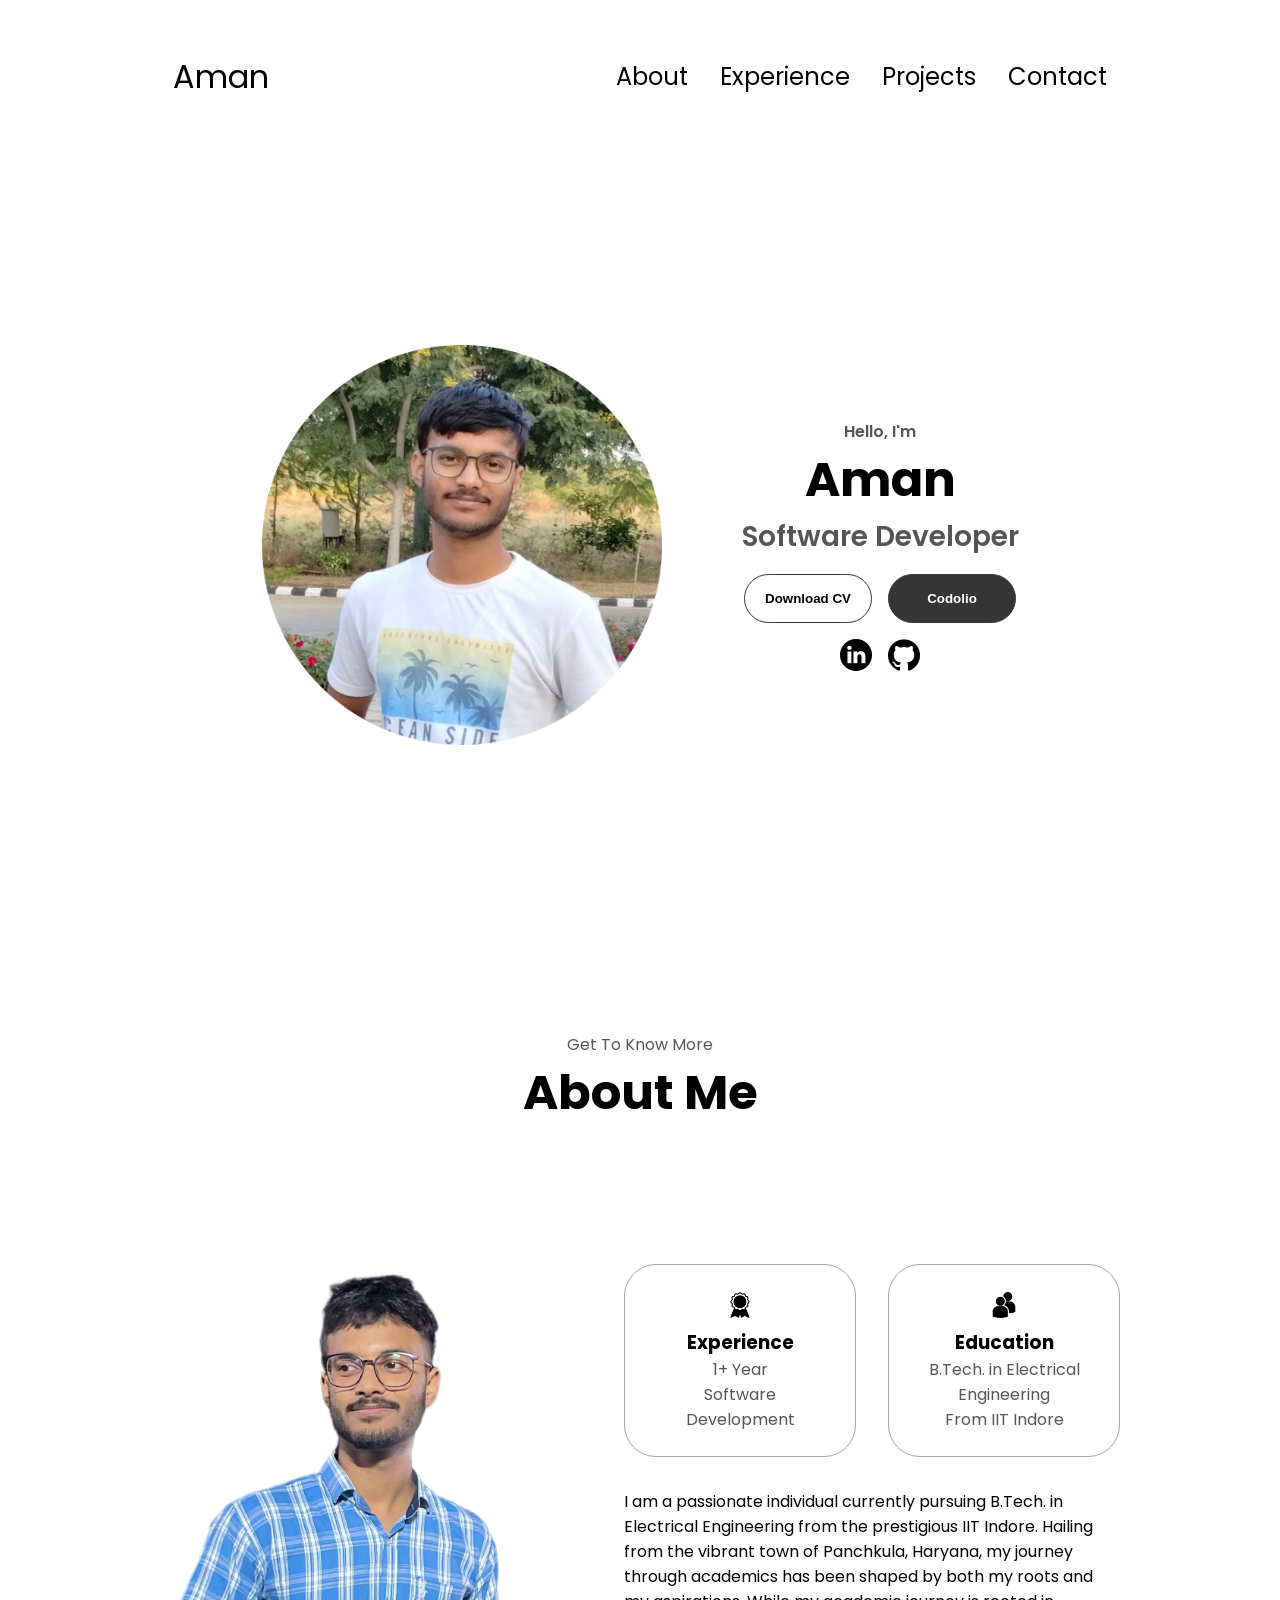
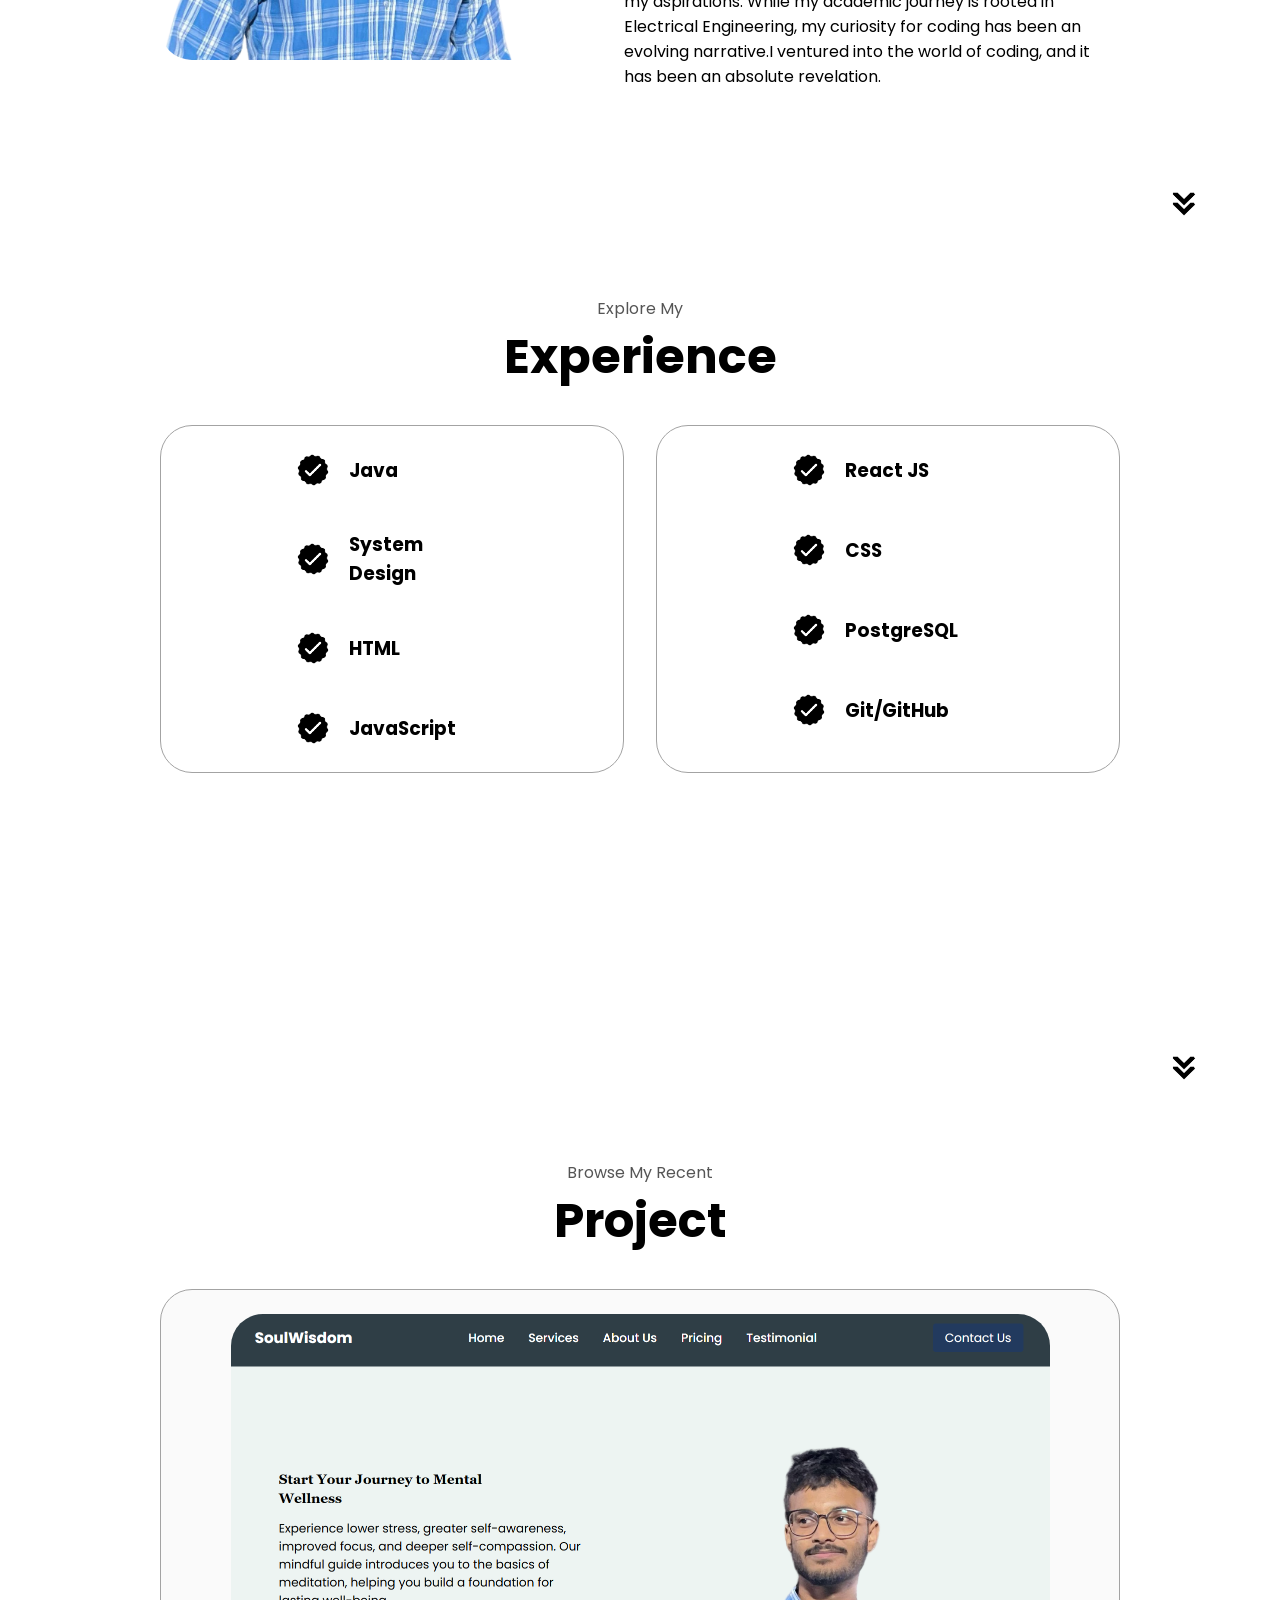
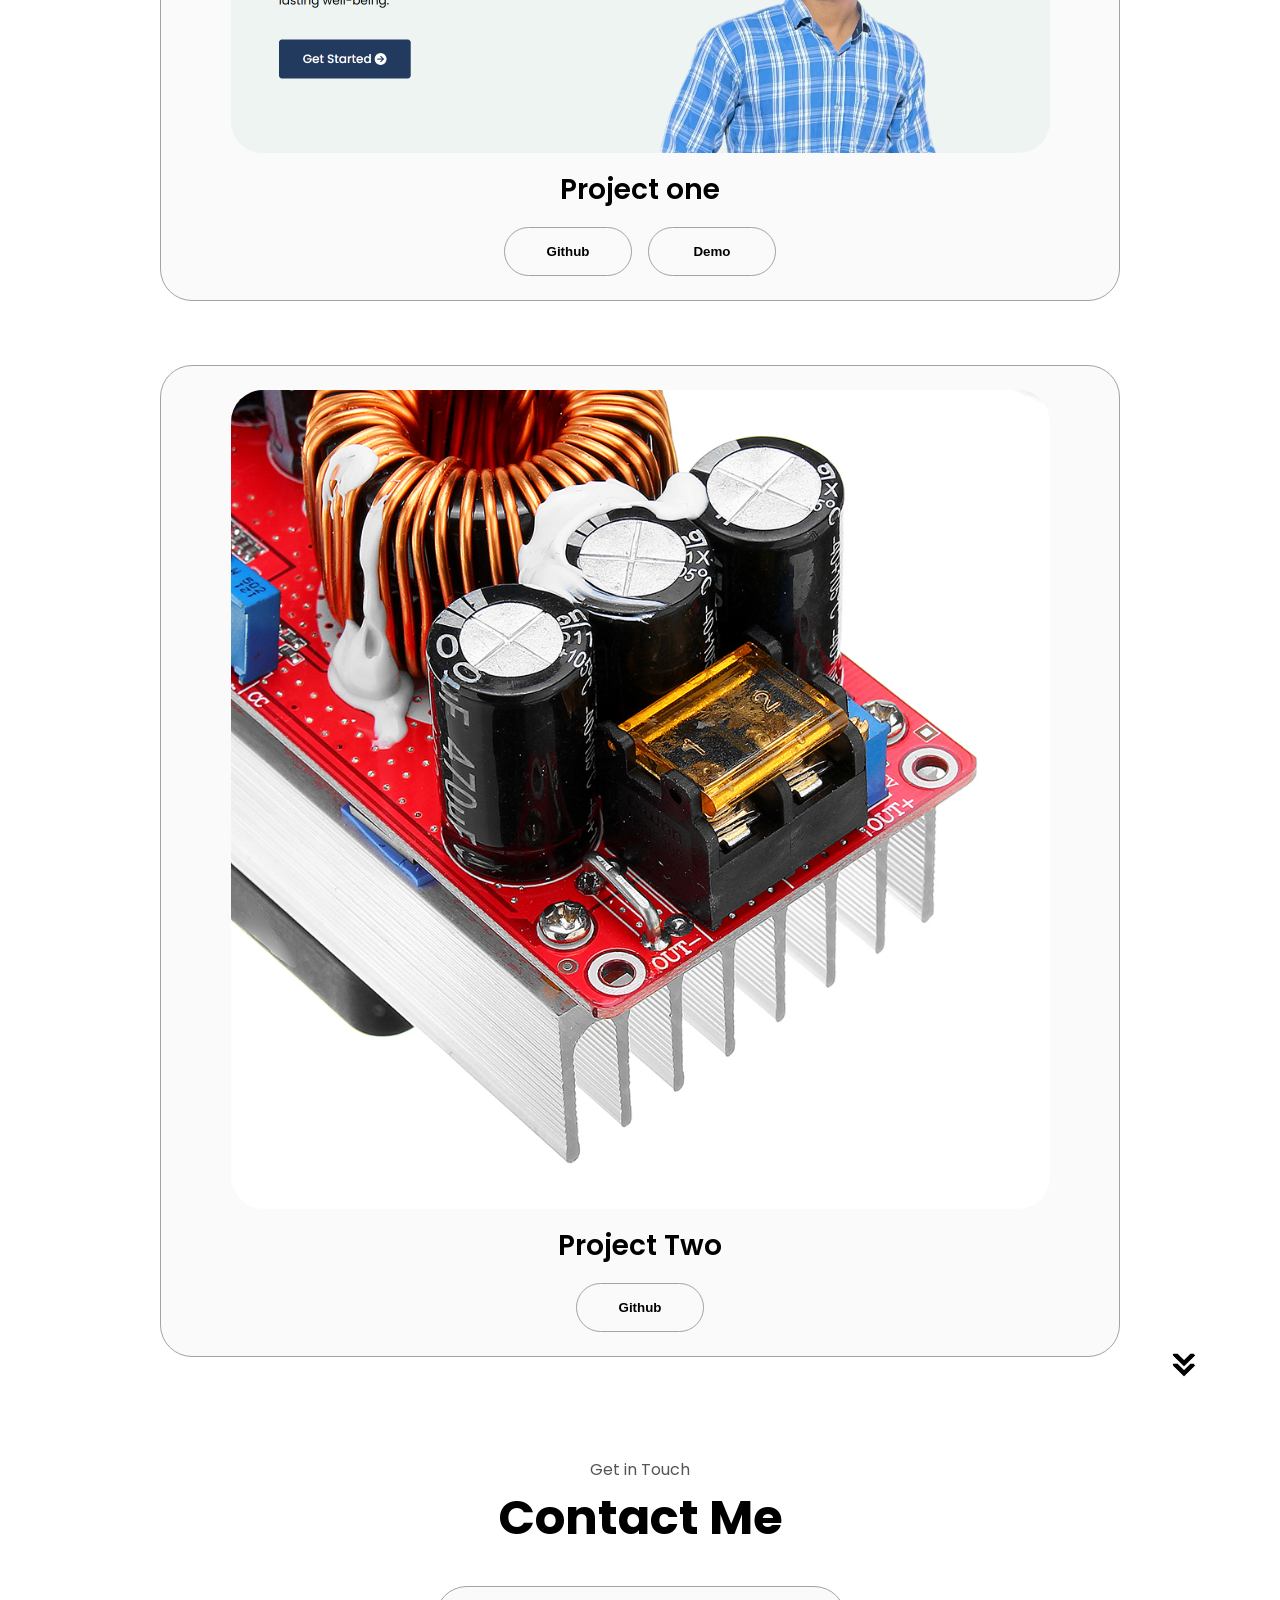
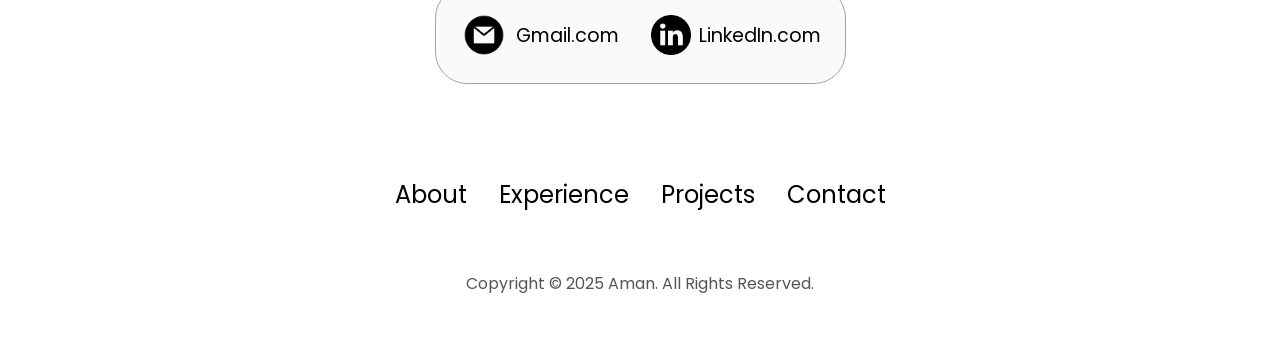
<file: index.html>
<!DOCTYPE html>
<html lang="en">
<head>
    <meta charset="UTF-8">
    <meta name="viewport" content="width=device-width, initial-scale=1.0">
    <title>My Portfolio</title>
    <link rel="stylesheet" href="new1.css">
    <link rel="stylesheet" href="new1Media.css">
</head>
<body>
    <nav id="desktop-nav">
        <div class="logo">Aman</div>
        <div>
            <ul class="nav-links">
                <li><a href="#about">About</a></li>
                <li><a href="#experience">Experience</a></li>
                <li><a href="#projects">Projects</a></li>
                <li><a href="#contact">Contact</a></li>
            </ul>
        </div>
    </nav>
    <nav id="hamburger-nav">
        <div class="logo">Aman</div>
        <div class="hamburger-menu">
            <div class="hamburger-icon" onclick="toggleMenu()">
            <span></span>
            <span></span>
            <span></span>
        </div>
        <div class="menu-links">
            <li><a href="#about" onclick="toggleMenu()">About</a></li>
            <li><a href="#experience" onclick="toggleMenu()">Experience</a></li>
            <li><a href="#projects" onclick="toggleMenu()">Projects</a></li>
            <li><a href="#contact" onclick="toggleMenu()">Contact</a></li>
        </div>
        </div>
    </nav>
    <section id="profile">
        <div class="section__pic-container">
            <img src="./assets/3.png" alt="Aman profile picture" />
        </div>
        <div class="section__text">
            <p class="section__text__p1">Hello, I'm</p>
            <h1 class="title">Aman</h1>
            <p class="section__text__p2">Software Developer</p>
            <div class="btn-container">
                <button class="btn btn-color-2" onclick="window.open('./assets/Resume.pdf')">Download CV</button>
                <!-- <button class="btn btn-color-1" onclick="location.href='./#contact'">Contact Info</button> -->
                <button class="btn btn-color-1" onclick="window.open('https://codolio.com/profile/aman_iiti/', '_blank')">Codolio</button>
                <!-- <button class="btn btn-color-1"> <img src="./assets/codolio.svg" alt="My Codolio profile" class="icon" onclick="window.open('https://www.linkedin.com/in/amaniitindore795/', '_blank')"></button> -->
            </div>
            <div id="socials-container">
                <img src="./assets/linkedin.png" alt="My LinkedIn profile" class="icon" onclick="window.open('https://www.linkedin.com/in/amaniitindore795/', '_blank')">
                <img src="./assets/github.png" alt="My GitHub profile" class="icon" onclick="window.open('https://github.com/amanmr795', '_blank')">
            </div>
        </div>
    </section>
    <section id="about">
        <p class="section__text__p1">Get To Know More</p>
        <h1 class="title">About Me</h1>
        <div class="section-container">
            <div class="section__pic-container">
                <img src="./assets/my-img-removebg.png" alt="Profile picture" class="about-pic"/>
            </div>
            <div class="about-details-container">
                <div class="about-containers">
                    <div class="details-container">
                        <img src="./assets/experience.png" alt="Experience icon" class="icon"/>
                        <h3>Experience</h3>
                        <p>1+ Year <br>Software Development</p>
                    </div>
                    <div class="details-container">
                        <img src="./assets/education.png" alt="Education icon" class="icon"/>
                        <h3>Education</h3>
                        <p>B.Tech. in Electrical Engineering <br>From IIT Indore</p>
                    </div>
                </div>
                <div class="text-container">
                    I am a passionate individual currently pursuing B.Tech. in Electrical Engineering from the prestigious IIT Indore. Hailing from the vibrant town of Panchkula, Haryana, my journey through academics has been shaped by both my roots and my aspirations.
                    While my academic journey is rooted in Electrical Engineering, my curiosity for coding has been an evolving narrative.I ventured into the world of coding, and it has been an absolute revelation.
                </div>
            </div>
        </div>
        <img src="./assets/arrow.png" alt="Arrow icon" class="icon arrow" onclick="location.href='./#experience'"/>
    </section>
    <section id="experience">
        <p class="section__text__p1">Explore My</p>
        <h1 class="title">Experience</h1>
        <div class="experience-details-container">
            <div class="about-containers">
            <div class="details-container">
                <!-- <h2 class="experience-sub-title">Frontend Development</h2> -->
                <div class="article-container">
                <article>
                    <img
                    src="./assets/checkmark.png"
                    alt="Experience icon"
                    class="icon"
                />
                <div>
                    <h3>Java</h3>
                    <!-- <p>Experienced</p> -->
                </div>
                </article>
                <article>
                    <img
                    src="./assets/checkmark.png"
                    alt="Experience icon"
                    class="icon"
                    />
                <div>
                    <h3>System Design</h3>
                    <!-- <p>Experienced</p> -->
                </div>
                </article>
                <article>
                    <img
                    src="./assets/checkmark.png"
                    alt="Experience icon"
                    class="icon"
                    />
                <div>
                    <h3>HTML</h3>
                    <!-- <p>Basic</p> -->
                </div>
                </article>
                <article>
                <img
                    src="./assets/checkmark.png"
                    alt="Experience icon"
                    class="icon"
                />
                <div>
                    <h3>JavaScript</h3>
                    <!-- <p>Intermediate</p> -->
                </div>
                </article>
                </div>
            </div>

            

            <div class="details-container">
                <!-- <h2 class="experience-sub-title">Frontend Development</h2> -->
                <div class="article-container">
                <article>
                <img
                    src="./assets/checkmark.png"
                    alt="Experience icon"
                    class="icon"
                />
                <div>
                    <h3>React JS</h3>
                    <!-- <p>Basic</p> -->
                </div>
                </article>
                <article>
                <img
                    src="./assets/checkmark.png"
                    alt="Experience icon"
                    class="icon"
                />
                <div>
                    <h3>CSS</h3>
                    <!-- <p>Intermediate</p> -->
                </div>
                </article>
                <article>
                <img
                    src="./assets/checkmark.png"
                    alt="Experience icon"
                    class="icon"
                />
                <div>
                    <h3>PostgreSQL</h3>
                    <!-- <p>Intermediate</p> -->
                </div>
                </article>
                <article>
                <img
                    src="./assets/checkmark.png"
                    alt="Experience icon"
                    class="icon"
                />
                <div>
                    <h3>Git/GitHub</h3>
                    <!-- <p>Intermediate</p> -->
                </div>
                </article>
                </div>
            </div>
        </div>
        </div>
        <img
        src="./assets/arrow.png"
        alt="Arrow icon"
        class="icon arrow"
        onclick="location.href='./#projects'"
        />
    </section>
    </section>
    <section id="projects">
        <P class="section__text__p1">Browse My Recent</P>
        <h1 class="title">Project</h1>
        <div class="experience-details-container">
            <div class="about-containers">
            <div class="details-container color-container">
                <div class="article-container">
            
                    <img src="./assets/SoulWisdom.png" alt="Project-1" class="project-img"/>
                </div>
                <h2 class="experience-sub-title project-title">Project one</h2>
                <div class="btn-container">
                    <button
                class="btn btn-color-2 project-btn"
                onclick="window.open('https://github.com/amanmr795/SoulWisdom.git', '_blank')"
            >
                Github
            </button>
            <button
                class="btn btn-color-2 project-btn"
                onclick="window.open('https://soul-wisdom.vercel.app/', '_blank')"
            >
                Demo
            </button>
                </div>
            </div>
            
            <div class="about-containers">
            <div class="details-container color-container">
                <div class="article-container">
            
                    <img src="./assets/Converter pic.jpeg" alt="Project-1" class="project-img"/>
                </div>
                <h2 class="experience-sub-title project-title">Project Two</h2>
                <div class="btn-container">
                    <button
                class="btn btn-color-2 project-btn"
                onclick="window.open('https://github.com/amanmr795/DC-DC-Converter.git', '_blank')"
            >
                Github
            </button>
                </div>
            </div>
        </div>
        </div>
        <img
        src="./assets/arrow.png"
        alt="Arrow icon"
        class="icon arrow"
        onclick="location.href='./#projects'"
        />
    </section>
    <section id="contact">
        <p class="section__text__p1">Get in Touch</p>
        <h1 class="title">Contact Me</h1>
        <div class="contact-info-upper-container">
            <div class="contact-info-container">
                <img src="./assets/email.png" alt="Email icon" class="icon contact-icon email-icon"/>
                <p><a href="mailto:amanmr795@gmail.com">Gmail.com</a></p>
            </div>
            <div class="contact-info-container">
                <img src="./assets/linkedin.png" alt="LinkedIn icon" class="icon contact-icon"/>
                <p><a href="https://www.linkedin.com/in/amaniitindore795/" target="_blank" 
  rel="noopener noreferrer">LinkedIn.com</a></p>
            </div>
        </div>
    </section>
    <footer>
        <nav>
            <div class="nav-links-container">
                <ul class="nav-links">
                    <li><a href="#about">About</a></li>
                    <li><a href="#experience">Experience</a></li>
                    <li><a href="#projects">Projects</a></li>
                    <li><a href="#contact">Contact</a></li>
                </ul>
            </div>
        </nav>
        <p>Copyright &#169; 2025 Aman. All Rights Reserved.</p>
    </footer>
    <script src="new1.js"></script>
</body>
</html>
</file>
<file: new1.css>
/* GENERAL */

@import url("https://fonts.googleapis.com/css2?family=Poppins:wght@300;400;500;600&display=swap");

* {
    margin: 0;
    padding: 0;
}

body {
    font-family: "Poppins", sans-serif;
}

html {
    scroll-behavior: smooth;
}

p {
    color: rgb(85, 85, 85);
}

/* TRANSITION */

a,
.btn {
    transition: all 300ms ease;
}

/* DESKTOP NAV */

nav,
.nav-links {
    display: flex;
}

nav {
    justify-content: space-around;
    align-items: center;
    height: 17vh;
}

.nav-links {
    gap: 2rem;
    list-style: none;
    font-size: 1.5rem;
}

a {
    color: black;
    text-decoration: none;
    text-decoration-color: white;
}

a:hover {
    color: grey;
    text-decoration: underline;
    text-underline-offset: 1rem;
    text-decoration-color: rgb(181, 181, 181);
}

.logo {
    font-size: 2rem;
}

.logo:hover {
    cursor: default;
}

/* HAMBURGER MENU */

#hamburger-nav {
    display: none;
}

.hamburger-menu {
    position: relative;
    display: inline-block;
}

.hamburger-icon {
    display: flex;
    flex-direction: column;
    justify-content: space-between;
    height: 24px;
    width: 30px;
    cursor: pointer;
}

.hamburger-icon span {
    width: 100%;
    height: 2px;
    background-color: black;
    transition: all 0.3 ease-in-out;
}

.menu-links {
    position: absolute;
    top: 100%;
    right: 0;
    background-color: white;
    width: fit-content;
    max-height: 0;
    overflow: hidden;
    transition: all 0.3 ease-in-out;
}

.menu-links a {
    display: block;
    padding: 10px;
    text-align: center;
    font-size: 1.5rem;
    color: black;
    text-decoration: none;
    transition: all 0.3 ease-in-out;
}

.menu-links li {
    list-style: none;
}

.menu-links.open {
    max-height: 300px;
}

.hamburger-icon.open span:first-child {
    transform: rotate(45deg) translate(10px, 5px);
}

.hamburger-icon.open span:nth-child(2) {
    opacity: 0;
}

.hamburger-icon.open span:last-child {
    transform: rotate(-45deg) translate(10px, -5px);
}

.hamburger-icon span:first-child {
    transform: none;
}

.hamburger-icon span:first-child {
    opacity: 1;
}

.hamburger-icon span:first-child {
    transform: none;
}

/* SECTIONS */

section {
    padding-top: 4vh;
    height: 96vh;
    margin: 0 10rem;
    box-sizing: border-box;
    min-height: fit-content;
}

.section-container {
    display: flex;
}

/* PROFILE SECTION */

#profile {
    display: flex;
    justify-content: center;
    gap: 5rem;
    height: 80vh;
}

.section__pic-container {
    display: flex;
    height: 400px;
    width: 400px;
    margin: auto 0;
}

.section__text {
    align-self: center;
    text-align: center;
}

.section__text p {
    font-weight: 600;
}

.section__text__p1 {
    text-align: center;
}

.section__text__p2 {
    font-size: 1.75rem;
    margin-bottom: 1rem;
}

.title {
    font-size: 3rem;
    text-align: center;
}

#socials-container {
    display: flex;
    justify-content: center;
    margin-top: 1rem;
    gap: 1rem;
}

/* ICONS */

.icon {
    cursor: pointer;
    height: 2rem;
}

/* BUTTONS */

.btn-container {
    display: flex;
    justify-content: center;
    gap: 1rem;
}

.btn {
    font-weight: 600;
    transition: all 300ms ease;
    padding: 1rem;
    width: 8rem;
    border-radius: 2rem;
}

.btn-color-1,
.btn-color-2 {
    border: rgb(53, 53, 53) 0.1rem solid;
}

.btn-color-1:hover,
.btn-color-2:hover {
    cursor: pointer;
}

.btn-color-1,
.btn-color-2:hover {
    background: rgb(53, 53, 53);
    color: white;
}

.btn-color-1:hover {
    background: rgb(0, 0, 0);
}

.btn-color-2{
    background: none;
}

.btn-color-2:hover{
    border: rgb(255,255,255) 0.1rem solid;
}

.btn-container{
    gap: 1rem;
}

/* ABOUT SECTION */

#about{
    position: relative;
}

.about-containers{
    gap: 2rem;
    margin-bottom: 2rem;
    margin-top: 2rem;
}

.about-details-container{
    justify-content: center;
    flex-direction: column;
}

.about-containers,
.about-details-container{
    display: flex;
}

.about-pic{
    border-radius: 2rem;
}

.arrow{
    position: absolute;
    right: -5rem;
    bottom: 2.5rem;
}

.details-container{
    padding: 1.5rem;
    flex: 1;
    background: white;
    border-radius: 2rem;
    border: rgb(53,53, 53) 0.1rem solid;
    border-color: rgb(163, 163, 163);
    text-align: center;
}

.section-container{
    gap: 4rem;
    height: 80%;
}

.section__pic-container{
    height: 400px;
    width: 400px;
    margin: auto 0;
}

/* EXPERIENCE SECTION */

#experience{
    position: relative;
}

.experience-sub-title{
    color: rgb(85, 85, 85);
    font-weight: 600;
    font-size: 1.75rem;
    margin-bottom: 2rem;
}

.experience-details-container{
    display: flex;
    justify-content: center;
    flex-direction: column;
}

.article-container {
  display: flex;
    text-align: initial;
    flex-wrap: wrap;
    flex-direction: row;
    gap: 2.5rem;
    justify-content: space-around;
}

.article-container article {
  display: flex;
  align-items: center; /* Align icon and text on the same Y-axis */
  gap: 1rem;
  width: calc(50% - 0.5rem); /* For two-column layout, optional */
}

.article-container .icon {
  width: 40px;
  height: 40px;
}


/* PROJECT SECTION */

#projects{
    position: relative;
}

.color-container{
    border-color: rgb(163, 163, 163);
    background: rgb(250,250,250);
}

.project-img{
    border-radius: 2rem;
    width: 90%;
    height: 90%;
}

.project-title{
    margin: 1rem;
    color: black;
}

.project-btn{
    color: black;
    border-color: rgb(163, 163, 163);
}

/* CONTACT */

#contact{
    display: flex;
    justify-content: center;
    flex-direction: column;
    height: 70vh;
}

.contact-info-upper-container{
    display: flex;
    justify-content: center;
    border-radius: 2rem;
    border: rgb(53, 53, 53) 0.1rem solid;
    border-color: rgb(163, 163, 163);
    background: rgb(250,250,250);
    margin: 2rem auto;
    padding: 0.5rem;
}

.contact-info-container{
    display: flex;
    align-items: center;
    justify-content: center;
    gap: 0.5rem;
    margin: 1rem;
}

.contact-info-container p{
    font-size: larger;
}

.contact-icon{
    cursor: default; height: 2.5rem;
}

.email-icon{
    height: 3rem;
}

/* FOOTER SECTION */

footer{
    height: 26vh;
    margin: 0.1rem;
}

footer p{
    text-align: center;
}
</file>
<file: new1Media.css>
@media screen and (max-width: 1400px) {
    #profile {
        height: 83vh;
        margin-bottom: 6rem;
    }
    .about-containers {
        flex-wrap: wrap;
    }
    #contact,
    #projects {
        height: fit-content;
    }
}

@media screen and (max-width: 1200px) {
    #desktop-nav {
    display: none;
    }
    #hamburger-nav {
    display: flex;
    }
    #experience,
    .experience-details-container {
    margin-top: 2rem;
    }
    #profile,
    .section-container {
    display: block;
    }
    .arrow {
    display: none;
    }
    section,
    .section-container {
    height: fit-content;
    }
    section {
    margin: 0 5%;
    }
    .section__pic-container {
    width: 275px;
    height: 275px;
    margin: 0 auto 2rem;
    }
    .about-containers {
    margin-top: 0;
    }
}

@media screen and (max-width: 600px) {
    #contact,
    footer {
    height: 40vh;
    }
    #profile {
    height: 83vh;
    margin-bottom: 0;
    }
    article {
    font-size: 1rem;
    }
    footer nav {
    height: fit-content;
    margin-bottom: 2rem;
    }
    .about-containers,
    .contact-info-upper-container,
    .btn-container {
    flex-wrap: wrap;
    }
    .contact-info-container {
    margin: 0;
    }
    .contact-info-container p,
    .nav-links li a {
    font-size: 1rem;
    }
    .experience-sub-title {
    font-size: 1.25rem;
    }
    .logo {
    font-size: 1.5rem;
    }
    .nav-links {
    flex-direction: column;
    gap: 0.5rem;
    text-align: center;
    }
    .section__pic-container {
    width: auto;
    height: 46vw;
    justify-content: center;
    }
    .section__text__p2 {
    font-size: 1.25rem;
    }
    .title {
    font-size: 2rem;
    }
    .text-container {
    text-align: justify;
    }
}
</file>
